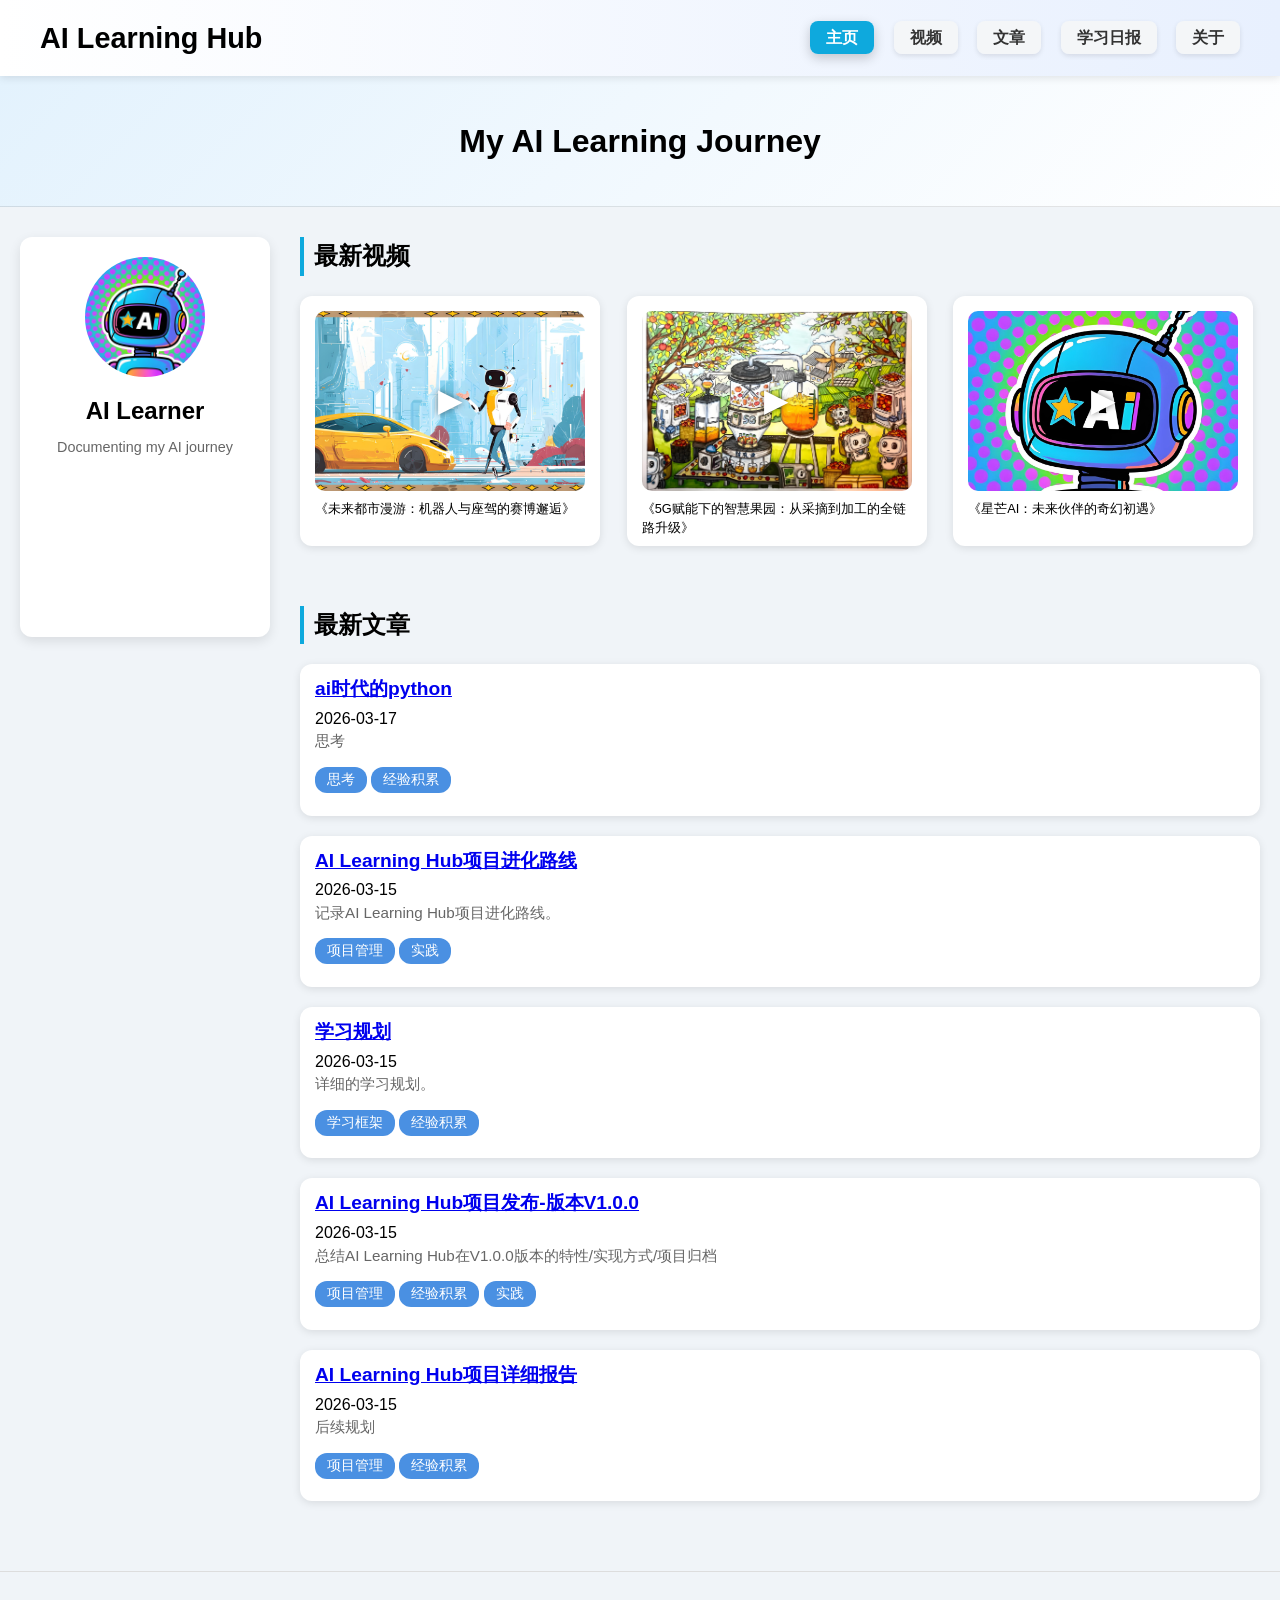
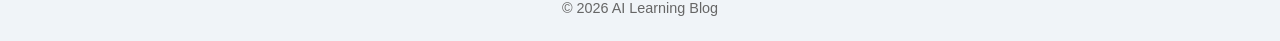
<file: index.html>
<!doctype html>
<html>
  <head>
    <meta charset="UTF-8" />
    <title>AI Learning Hub</title>
    <link rel="stylesheet" href="css/style.css" />
  </head>
  <body>
    <header class="navbar">
      <div class="logo">AI Learning Hub</div>
      <nav class="nav-links">
        <a href="index.html"><strong>主页</strong></a>
        <a href="videos.html"><strong>视频</strong></a>
        <a href="articles.html"><strong>文章</strong></a>
        <a href="daily.html"><strong>学习日报</strong></a>
        <a href="about.html"><strong>关于</strong></a>
      </nav>
    </header>

    <div class="banner">My AI Learning Journey</div>

    <div class="container">
      <div class="layout">
        <div class="sidebar">
          <img src="images/avatar.png" class="avatar" />
          <h2>AI Learner</h2>
          <p>Documenting my AI journey</p>
        </div>

        <div class="content">
          <div class="section">
            <h2 class="section-title">最新视频</h2>
            <div class="video-grid" id="video-grid"></div>
          </div>

          <div class="section">
            <h2 class="section-title">最新文章</h2>
            <div id="article-list">
              <!-- 文章卡片将由 JS 动态渲染，包括标题、摘要和标签 -->
            </div>
          </div>
        </div>
      </div>
    </div>

    <footer>© 2026 AI Learning Blog</footer>
    <script src="js/main.js"></script>
  </body>
</html>
</file>
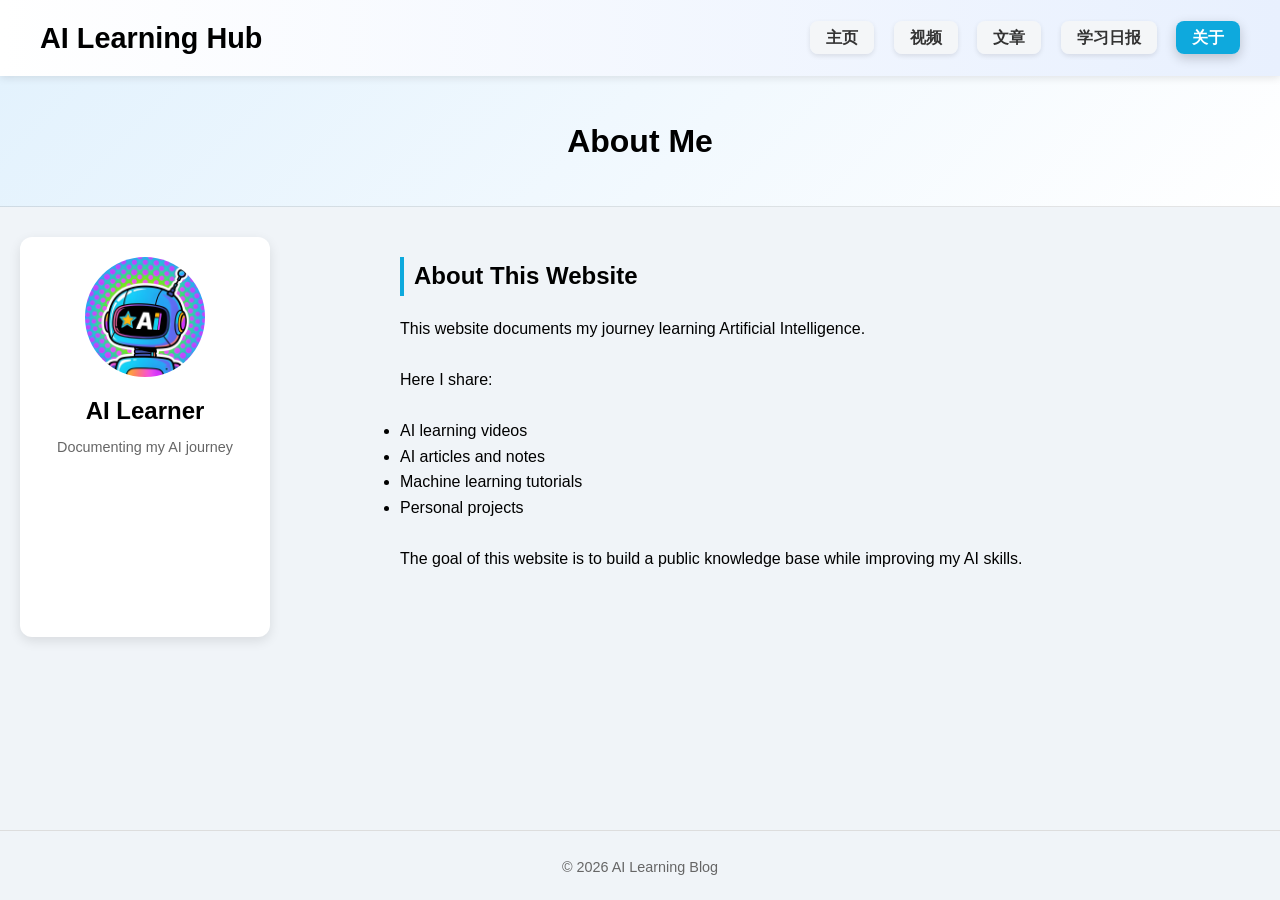
<file: about.html>
<!doctype html>
<html>
  <head>
    <meta charset="UTF-8" />
    <title>About - AI Learning Hub</title>
    <link rel="stylesheet" href="css/style.css" />
  </head>
  <body>
    <header class="navbar">
      <div class="logo">AI Learning Hub</div>
      <nav class="nav-links">
        <a href="index.html"><strong>主页</strong></a>
        <a href="videos.html"><strong>视频</strong></a>
        <a href="articles.html"><strong>文章</strong></a>
        <a href="daily.html"><strong>学习日报</strong></a>
        <a href="about.html"><strong>关于</strong></a>
      </nav>
    </header>

    <div class="banner">About Me</div>

    <div class="container">
      <div class="layout">
        <div class="sidebar">
          <img src="images/avatar.png" class="avatar" />
          <h2>AI Learner</h2>
          <p>Documenting my AI journey</p>
        </div>

        <div class="content" id="about-content">
          <div class="section">
            <h2 class="section-title">About This Website</h2>
            <p>
              This website documents my journey learning Artificial
              Intelligence.
            </p>
            <br />
            <p>Here I share:</p>
            <br />
            <ul>
              <li>AI learning videos</li>
              <li>AI articles and notes</li>
              <li>Machine learning tutorials</li>
              <li>Personal projects</li>
            </ul>
            <br />
            <p>
              The goal of this website is to build a public knowledge base while
              improving my AI skills.
            </p>
          </div>
        </div>
      </div>
    </div>

    <footer>© 2026 AI Learning Blog</footer>
    <script src="js/main.js"></script>
  </body>
</html>
</file>
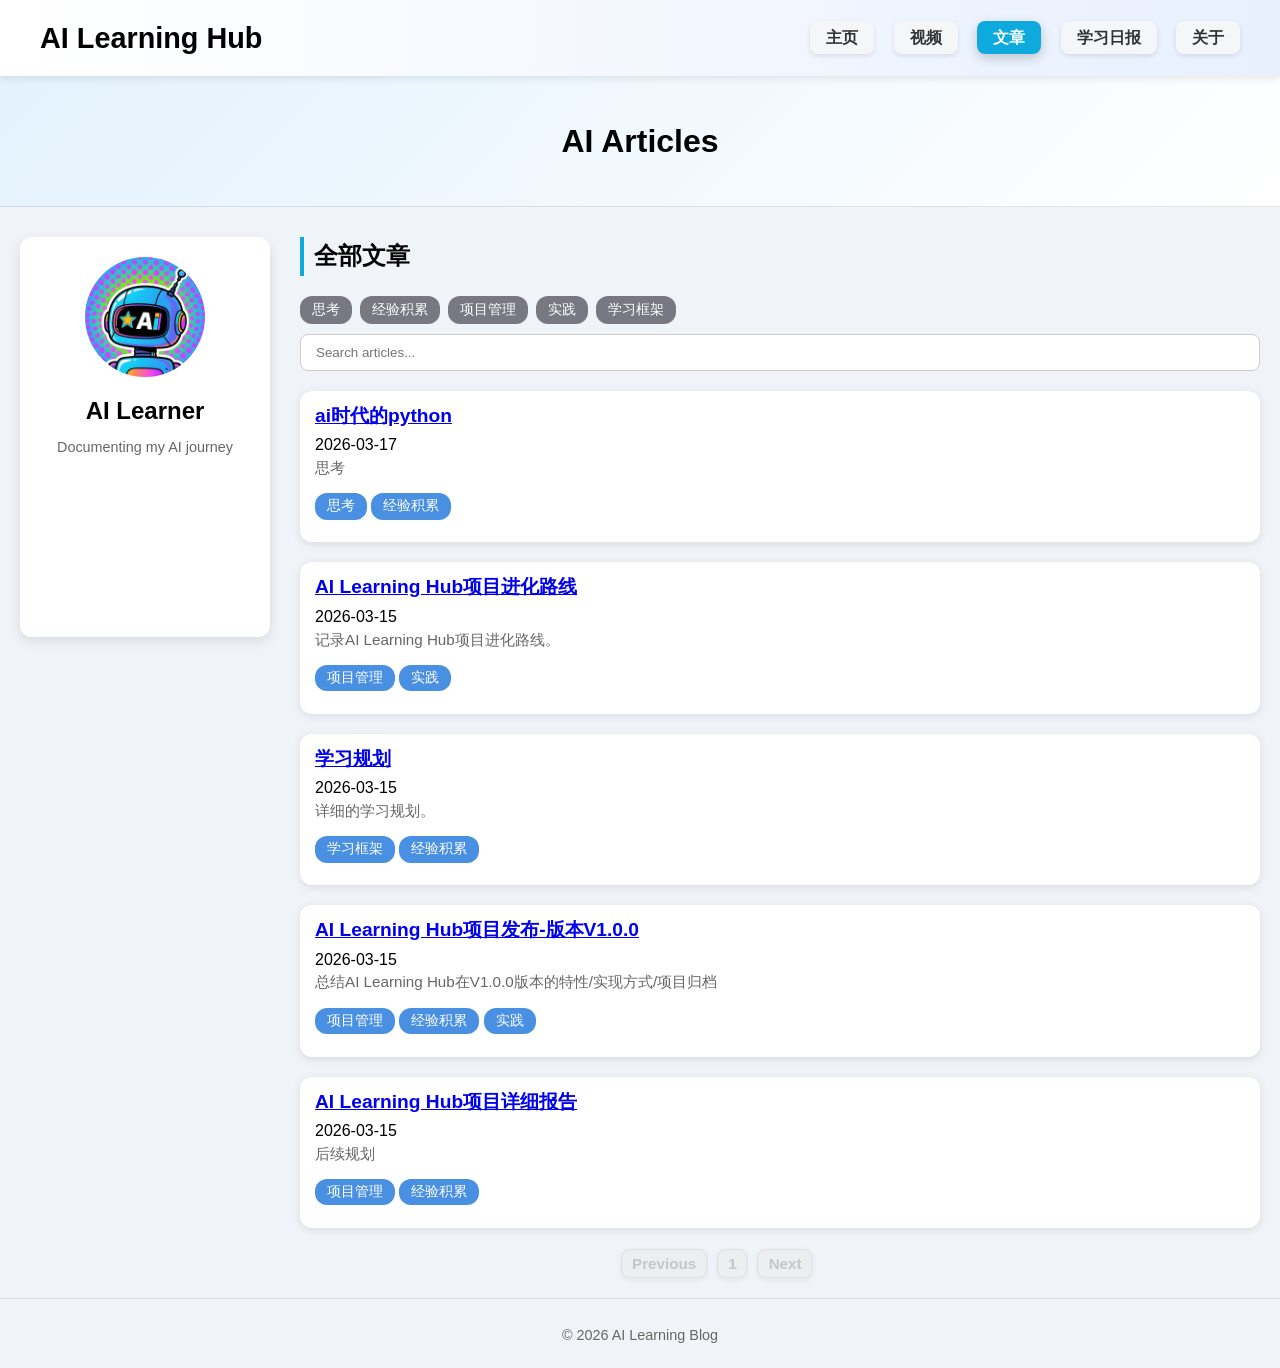
<file: articles.html>
<!doctype html>
<html>
  <head>
    <meta charset="UTF-8" />
    <title>Articles - AI Learning Hub</title>
    <link rel="stylesheet" href="css/style.css" />
  </head>
  <body>
    <header class="navbar">
      <div class="logo">AI Learning Hub</div>
      <nav class="nav-links">
        <a href="index.html"><strong>主页</strong></a>
        <a href="videos.html"><strong>视频</strong></a>
        <a href="articles.html"><strong>文章</strong></a>
        <a href="daily.html"><strong>学习日报</strong></a>
        <a href="about.html"><strong>关于</strong></a>
      </nav>
    </header>

    <div class="banner">AI Articles</div>

    <div class="container">
      <div class="layout">
        <div class="sidebar">
          <img src="images/avatar.png" class="avatar" />
          <h2>AI Learner</h2>
          <p>Documenting my AI journey</p>
        </div>

        <div class="content">
          <div class="section">
            <h2 class="section-title">全部文章</h2>
            <div id="article-tags" class="article-tags"></div> <!-- 新增标签容器 -->
            <input
              class="search-box"
              id="article-search"
              placeholder="Search articles..."
              onkeyup="searchArticles()"
            />
            <div id="article-list"></div>
          </div>
        </div>
      </div>
    </div>

    <footer>© 2026 AI Learning Blog</footer>
    <script src="js/main.js"></script>
  </body>
</html>
</file>
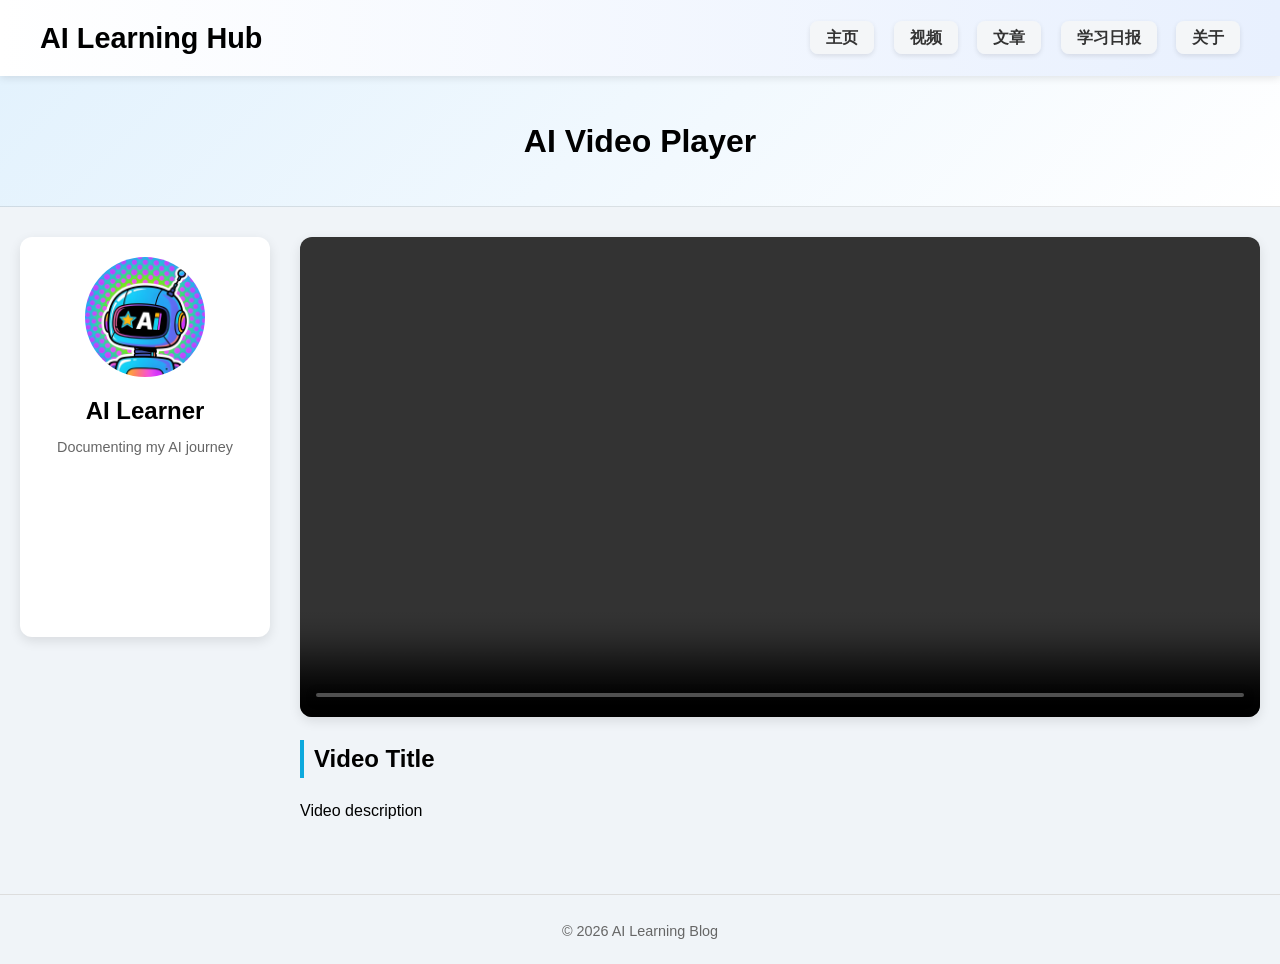
<file: video.html>
<!doctype html>
<html>
  <head>
    <meta charset="UTF-8" />
    <title>Video - AI Learning Hub</title>
    <link rel="stylesheet" href="css/style.css" />
  </head>
  <body>
    <header class="navbar">
      <div class="logo">AI Learning Hub</div>
      <nav class="nav-links">
        <a href="index.html"><strong>主页</strong></a>
        <a href="videos.html"><strong>视频</strong></a>
        <a href="articles.html"><strong>文章</strong></a>
        <a href="daily.html"><strong>学习日报</strong></a>
        <a href="about.html"><strong>关于</strong></a>
      </nav>
    </header>

    <div class="banner">AI Video Player</div>

    <div class="container">
      <div class="layout">
        <div class="sidebar">
          <img src="images/avatar.png" class="avatar" />
          <h2>AI Learner</h2>
          <p>Documenting my AI journey</p>
        </div>

        <div class="content">
          <div class="section">
            <video id="video-player" class="video-player" controls></video>
            <h2 id="video-title" class="section-title">Video Title</h2>
            <p id="video-desc">Video description</p>
          </div>
        </div>
      </div>
    </div>

    <footer>© 2026 AI Learning Blog</footer>
    <script src="js/main.js"></script>
  </body>
</html>
</file>
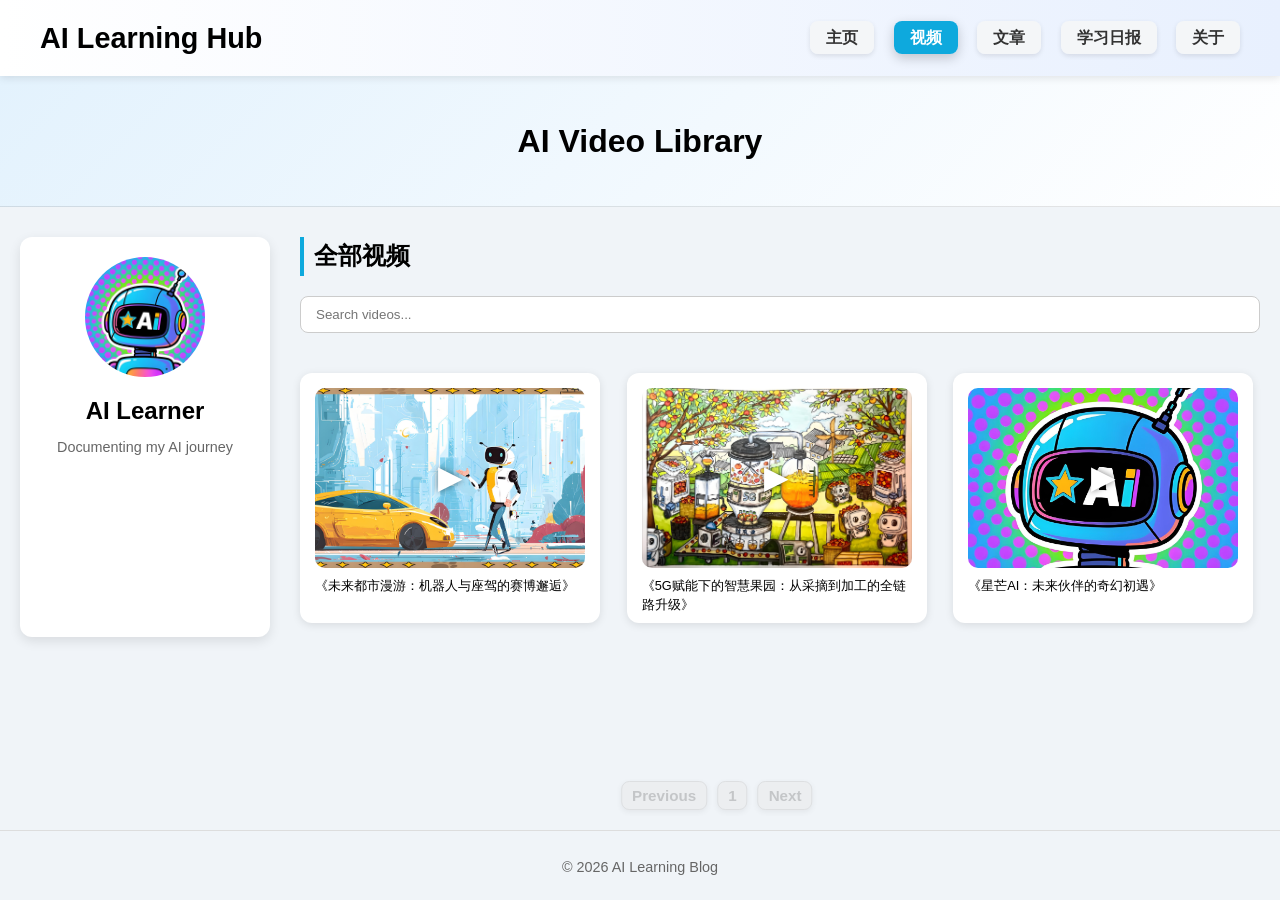
<file: videos.html>
<!DOCTYPE html>
<html>
  <head>
    <meta charset="UTF-8">
    <title>Videos - AI Learning Hub</title>
    <link rel="stylesheet" href="css/style.css">
  </head>
  <body>
    <header class="navbar">
      <div class="logo">AI Learning Hub</div>
      <nav class="nav-links">
        <a href="index.html"><strong>主页</strong></a>
        <a href="videos.html"><strong>视频</strong></a>
        <a href="articles.html"><strong>文章</strong></a>
        <a href="daily.html"><strong>学习日报</strong></a>
        <a href="about.html"><strong>关于</strong></a>
      </nav>
    </header>

    <div class="banner">AI Video Library</div>

    <div class="container">
      <div class="layout">
        <div class="sidebar">
          <img src="images/avatar.png" class="avatar">
          <h2>AI Learner</h2>
          <p>Documenting my AI journey</p>
        </div>

        <div class="content">
          <div class="section">
            <h2 class="section-title">全部视频</h2>
            <input class="search-box" id="video-search" placeholder="Search videos..." onkeyup="searchVideos()">
            <div class="video-grid" id="video-grid"></div>
          </div>
        </div>
      </div>
    </div>

    <footer>© 2026 AI Learning Blog</footer>
    <script src="js/main.js"></script>
  </body>
</html>
</file>
<file: css/style.css>
/* ================================全局设置================================ */
:root {
  --primary-color: #000000;
  --secondary-color: #f0f4f8;
  --accent-color: #0ea9dd;
  --text-color: #000000;
  --text-light: #666;
  --card-bg: #ffffff;
  --card-hover-bg: #f7fbff;
  --shadow-color: rgba(0, 0, 0, 0.1);
  --font-main: "Inter", "Roboto", sans-serif;
  --transition-speed: 0.3s;
}

* {
  box-sizing: border-box;
  margin: 0;
  padding: 0;
}

body {
  position: relative;
  min-height: 100vh; /* 保证视口高度 */
  margin: 0;
  padding-bottom: 70px; /* footer 高度留空，避免覆盖内容 */
  font-family: var(--font-main);
  font-size: 16px;
  line-height: 1.6;
  color: var(--text-color);
  background: var(--secondary-color);
  transition: background var(--transition-speed);
}

/* ================================Header / Navbar================================ */
.navbar {
  display: flex;
  justify-content: space-between;
  align-items: center;
  padding: 15px 40px;
  background: linear-gradient(90deg, #ffffff, #e8f0fe);
  box-shadow: 0 2px 8px var(--shadow-color);
  position: sticky;
  top: 0;
  z-index: 999;
}

.navbar .logo {
  font-size: 1.8rem;
  font-weight: bold;
  color: var(--primary-color);
}

.navbar .nav-links a {
  margin-left: 15px;
  padding: 8px 16px;
  text-decoration: none;
  color: #333;
  font-weight: 500;
  border-radius: 8px;
  background: #f4f6f8;
  transition: all 0.3s;
  box-shadow: 0 2px 5px rgba(0, 0, 0, 0.1);
}

.navbar .nav-links a:hover {
  color: #fff;
  background: linear-gradient(135deg, #4a90e2, #357ab8);
  transform: translateY(-2px);
  box-shadow: 0 4px 12px rgba(0, 0, 0, 0.2);
}

/* 当前页面高亮 */
.navbar .nav-links a.active {
  color: #fff;
  background: var(--accent-color);
  box-shadow: 0 4px 12px rgba(0, 0, 0, 0.2);
}

/* ================================Banner================================ */
.banner {
  width: 100%;
  padding: 40px 20px;
  text-align: center;
  font-size: 2rem;
  font-weight: 600;
  color: var(--primary-color);
  background: linear-gradient(135deg, #e3f2fd, #ffffff);
  box-shadow: inset 0 -1px 0 var(--shadow-color);
}

/* ================================Container/Layout================================ */
.container {
  max-width: 1280px;
  margin: 30px auto;
  padding: 0 20px;
}

.layout {
  display: flex;
  gap: 30px;
  align-items: flex-start;
}

/* ================================Sidebar================================ */
.sidebar {
  width: 250px; /* 固定宽度 */
  min-height: 400px; /* 最小高度固定 */
  flex-shrink: 0;
  background: #ffffff;
  border-radius: 12px;
  padding: 20px;
  box-shadow: 0 4px 12px var(--shadow-color);
  display: flex;
  flex-direction: column;
  align-items: center;
  transition:
    transform var(--transition-speed),
    box-shadow var(--transition-speed);
}

.sidebar:hover {
  transform: translateY(-3px);
  box-shadow: 0 8px 20px var(--shadow-color);
}

.sidebar .avatar {
  width: 120px;
  height: 120px;
  border-radius: 50%;
  margin-bottom: 15px;
  transition: transform var(--transition-speed);
}

.sidebar h2 {
  margin-bottom: 5px;
  color: var(--primary-color);
}

.sidebar p {
  font-size: 0.9rem;
  color: var(--text-light);
  text-align: center;
}

.sidebar .stats {
  display: flex;
  justify-content: space-around;
  width: 100%;
  margin-top: 20px;
}

.sidebar .stats div strong {
  display: block;
  font-size: 1.1rem;
  color: var(--primary-color);
}

/* ================================Content Section================================ */
.content {
  flex: 1;
}

.section {
  margin-bottom: 40px;
}

.section-title {
  font-size: 1.5rem;
  margin-bottom: 20px;
  color: var(--primary-color);
  border-left: 4px solid var(--accent-color);
  padding-left: 10px;
}

/* ================================搜索框================================ */
.search-box {
  width: 100%;
  padding: 10px 15px;
  margin-bottom: 20px;
  border: 1px solid #ccc;
  border-radius: 8px;
  transition:
    border-color var(--transition-speed),
    box-shadow var(--transition-speed);
}

.search-box:focus {
  border-color: var(--primary-color);
  box-shadow: 0 0 8px var(--primary-color);
  outline: none;
}

/* ================================视频卡片(grid优化)================================ */
.video-grid {
  display: grid;
  grid-template-columns: repeat(3, 1fr); /* 三列 */
  gap: 20px;
  margin-top: 20px;
}

.video-card {
  background: var(--card-bg);
  border-radius: 12px;
  padding: 15px;
  margin-bottom: 20px;
  box-shadow: 0 2px 8px var(--shadow-color);
  transition:
    transform var(--transition-speed),
    box-shadow var(--transition-speed);
  width: 100%; /* 容器宽度控制布局，外部父级flex控制列数 */
  max-width: 300px; /* 视频卡片固定宽度 */
  height: 250px;
  display: flex;
  flex-direction: column;
}

.video-card:hover {
  transform: translateY(-5px);
  box-shadow: 0 10px 20px var(--shadow-color);
}

.video-thumb-wrapper {
  width: 100%;             /* 填满卡片宽度 */
  height: 180px;           /* 固定高度，可以根据需要调整 */
  position: relative;
  border-radius: 10px;
  overflow: hidden;
  flex-shrink: 0;
  display: flex;
  justify-content: center;
  align-items: center;
}

.video-thumb {
  width: 100%;
  height: 100%;
  object-fit: cover;       /* 图片裁剪以填充容器 */
  display: block;
  transition: transform var(--transition-speed);
}

.video-thumb-wrapper:hover .video-thumb {
  transform: scale(1.05);
}

.play-btn {
  position: absolute;
  top: 50%;
  left: 50%;
  transform: translate(-50%, -50%);
  font-size: 2rem;
  color: #fff;
  text-shadow: 0 0 6px rgba(0, 0, 0, 0.5);
  pointer-events: none;
}

/* 视频标题限制两行显示省略号 */
.video-card .video-info p {
  margin-top: 8px;
  font-size: 0.8rem;
  font-weight: 500;
  overflow: hidden;
  text-overflow: ellipsis;
  display: -webkit-box;
  -webkit-line-clamp: 2;
  -webkit-box-orient: vertical;
  display: box;
  box-orient: vertical;
  line-clamp: 2;
  line-height: 1.2rem;
}

/* ================================文章卡片================================ */
.article-card {
  background: var(--card-bg);
  border-radius: 12px;
  padding: 15px;
  margin-bottom: 20px;
  box-shadow: 0 2px 8px var(--shadow-color);
  transition:
    transform var(--transition-speed),
    box-shadow var(--transition-speed);
  width: 100%;
  max-width: 100%; /* 固定宽度 */
  display: flex;
  flex-direction: column;
}

.article-card h3 {
  margin-bottom: 10px; /* 原来可能是 0 或 8px，增加行距 */
  font-size: 1.2rem;
  line-height: 1.3; /* 标题行高略大，增强可读性 */
}

.article-card .excerpt {
  margin-bottom: 12px; /* 摘录与标签之间增加间距 */
  font-size: 0.95rem;
  line-height: 1.4; /* 摘录行高增加，阅读更舒服 */
}

.article-card .tag {
  margin-top: 4px;
  display: inline-block; /* 保持标签块状显示 */
  background: #4a90e2; /* 蓝色背景，和主色一致 */
  color: #fff; /* 白色文字 */
  padding: 5px 12px; /* 内边距，左右稍宽一点 */
  border-radius: 12px; /* 圆角效果 */
  font-size: 0.85rem; /* 文字大小 */
  font-weight: 500; /* 略微加粗 */
  line-height: 1.2; /* 行高 */
  white-space: nowrap; /* 避免换行 */
  overflow: hidden;
}

.article-card:hover {
  transform: translateY(-5px);
  box-shadow: 0 10px 20px var(--shadow-color);
}

/* 文章标题限制两行 */
.article-card h3 {
  font-size: 1.2rem;
  margin-bottom: 6px;
  overflow: hidden;
  text-overflow: ellipsis;
  display: -webkit-box;
  -webkit-line-clamp: 2;
  -webkit-box-orient: vertical;
  display: box;
  box-orient: vertical;
  line-clamp: 2;
  line-height: 1.3rem;
}

/* 文章摘要限制两行 */
.article-card .excerpt {
  font-size: 0.95rem;
  color: var(--text-light);
  overflow: hidden;
  text-overflow: ellipsis;
  display: -webkit-box;
  -webkit-line-clamp: 2;
  -webkit-box-orient: vertical;
  display: box;
  box-orient: vertical;
  line-clamp: 2;
  line-height: 1.2rem;
  margin-top: auto;
}

/* ================================文章标签检索按钮================================ */
.article-tags {
  display: flex;
  flex-wrap: wrap;
  gap: 8px;
  margin-bottom: 10px;
}

.article-tags button {
  background: #777881;
  color: #fff;
  border: none;
  border-radius: 12px;
  padding: 5px 12px;
  font-size: 0.85rem;
  font-weight: 500;
  cursor: pointer;
  transition: all 0.3s;
}

.article-tags button:hover {
  background: #4a90e2;
}

.article-tags button.active {
  background: #4a90e2; /* 激活态颜色 */
}

/* ================================日报卡片================================ */
.daily-card {
  background: var(--card-bg);
  border-radius: 12px;
  padding: 15px;
  margin-bottom: 20px;
  box-shadow: 0 2px 8px var(--shadow-color);
  transition:
    transform var(--transition-speed),
    box-shadow var(--transition-speed);
  width: 100%;
  max-width: 100%;
  display: flex;
  flex-direction: column;
  border-left: 4px solid var(--accent-color);
  padding-left: 12px;
}

.daily-card:hover {
  transform: translateY(-5px);
  box-shadow: 0 10px 20px var(--shadow-color);
}

/* 日报标题限制两行 */
.daily-card h3 {
  font-size: 1.15rem;
  margin-bottom: 6px;
  overflow: hidden;
  text-overflow: ellipsis;
  display: -webkit-box;
  -webkit-line-clamp: 2;
  -webkit-box-orient: vertical;
  display: box;
  box-orient: vertical;
  line-clamp: 2;
  line-height: 1.25rem;
}

/* 日报摘要限制两行 */
.daily-card .excerpt {
  font-size: 0.9rem;
  color: var(--text-light);
  overflow: hidden;
  text-overflow: ellipsis;
  display: -webkit-box;
  -webkit-line-clamp: 2;
  -webkit-box-orient: vertical;
  display: box;
  box-orient: vertical;
  line-clamp: 2;
  line-height: 1.2rem;
  margin-top: auto;
}

/* 日报日期 */
.daily-card .date {
  font-size: 0.85rem;
  color: var(--primary-color);
  font-weight: 600;
  margin-bottom: 8px;
}

/* ================================代码块样式================================ */
.code-block-wrapper {
  position: relative;
  margin: 15px 0;
  border-radius: 8px;
  overflow: hidden;
  box-shadow: 0 2px 6px var(--shadow-color);
  transition: transform var(--transition-speed);
}

.code-block-wrapper:hover {
  transform: translateY(-2px);
}

.code-toolbar {
  display: flex;
  justify-content: flex-end;
  background: #f4f6f8;
  padding: 5px 10px;
  font-size: 0.85rem;
  border-bottom: 1px solid #e1e4e8;
}

.code-toolbar button {
  margin-left: 5px;
  padding: 2px 8px;
  border: none;
  border-radius: 4px;
  background: var(--primary-color);
  color: #fff;
  cursor: pointer;
  transition: background var(--transition-speed);
}

.code-toolbar button:hover {
  background: var(--accent-color);
}

.code-block {
  max-height: 400px;
  overflow: hidden;
  padding: 12px;
  background: #1e1e1e;
  color: #f8f8f2;
  font-size: 0.9rem;
  border-radius: 0 0 8px 8px;
  transition:
    max-height var(--transition-speed),
    padding var(--transition-speed);
}

/* ================================分页按钮美化================================ */

/* 分页按钮位置 */
.pagination-controls {
  position: absolute;      /* 相对文章列表容器定位 */
  bottom: 90px;            /* 距离文章列表底部20px，可调 */
  left: 56%;               /* 水平居中 */
  transform: translateX(-50%);
  display: flex;
  justify-content: center;
  align-items: center;
  gap: 10px;
  flex-wrap: wrap;
  margin-top: 0;
}

.pagination-controls button {
  padding: 5px 10px; /* 按钮内边距稍大一些 */
  border-radius: 8px; /* 圆角 */
  border: 1px solid #ccc;
  background: #f0f4f8; /* 浅色背景 */
  color: #333; /* 字体颜色 */
  font-weight: 700; /* 字体加粗 */
  font-size: 0.95rem; /* 文字大小 */
  cursor: pointer;
  transition: all 0.3s ease;
  box-shadow: 0 2px 5px rgba(0, 0, 0, 0.1); /* 轻微阴影 */
}

.pagination-controls button:hover {
  background: var(--accent-color); /* 主色背景 */
  color: #fff; /* 白色文字 */
  border-color: var(--accent-color);
  transform: translateY(-2px); /* 悬浮略微上移 */
  box-shadow: 0 4px 12px rgba(0, 0, 0, 0.2);
}

.pagination-controls button:disabled {
  cursor: not-allowed;
  opacity: 0.5;
  background: #eaeaea; /* 禁用背景 */
  color: #999; /* 禁用字体颜色 */
  border-color: #ccc;
}

/* ================================表格样式================================ */
table {
  width: 100%;
  border-collapse: collapse;
  margin: 20px 0;
}

table th,
table td {
  padding: 10px 15px;
  border: 1px solid #ccc;
  text-align: left;
}

table th {
  background: #f7f9fc;
  color: var(--primary-color);
}

table tr:nth-child(even) {
  background: #f9f9f9;
}

/* ================================Footer=============================== */
footer {
  position: absolute;
  bottom: 0;
  left: 0;
  width: 100%;
  height: 70px; /* 根据实际 footer 高度调整 */
  text-align: center;
  padding: 25px 0;
  background: #f0f4f8;
  color: var(--text-light);
  border-top: 1px solid #ddd;
  font-size: 0.9rem;
  box-sizing: border-box;
}

/* ================================视频播放页================================ */
.video-player {
  width: 100%;
  max-height: 500px;
  border-radius: 12px;
  box-shadow: 0 4px 12px var(--shadow-color);
  margin-bottom: 15px;
}

/* ================================文章详情页优化================================ */
#article-content p {
  margin-bottom: 16px;
}

#article-content h1,
#article-content h2,
#article-content h3,
#article-content h4,
#article-content h5 {
  margin: 16px 0 8px;
  color: var(--primary-color);
}

/* 文章详情页内容 */
#article-content {
  padding: 0 30px; /* 左右间距 */
  max-width: 800px; /* 内容宽度限制，避免太宽 */
  margin: 0 auto; /* 居中显示 */
}

/* ================================日报详情页优化================================ */
#daily-detail-content p {
  margin-bottom: 16px;
}

#daily-detail-content h1,
#daily-detail-content h2,
#daily-detail-content h3,
#daily-detail-content h4,
#daily-detail-content h5 {
  margin: 16px 0 8px;
  color: var(--primary-color);
}

/* 日报详情页内容 */
#daily-detail-content {
  padding: 0 30px;
  max-width: 800px;
  margin: 0 auto;
}

/* ===========================关于页面内容显示优化=========================== */
#about-content {
  max-width: 800px; /* 限制内容宽度 */
  margin: 0 auto;
  padding: 20px;
  line-height: 1.6; /* 行高更舒适 */
}

/* ================================动态效果================================ */
a {
  transition: color var(--transition-speed);
}

a:hover {
  color: var(--accent-color);
}

button {
  transition: all var(--transition-speed);
}

.daily-card {
  border-left: 4px solid var(--accent-color);
  padding-left: 12px;
}

/* ================================响应式布局================================ */
@media (max-width: 1024px) {
  .layout {
    flex-direction: column;
  }

  .sidebar {
    width: 100%;
    margin-bottom: 20px;
  }

  #video-grid {
    grid-template-columns: 1fr !important; /* 手机端单列 */
  }

  .video-card {
    height: auto;
  }
}
</file>
